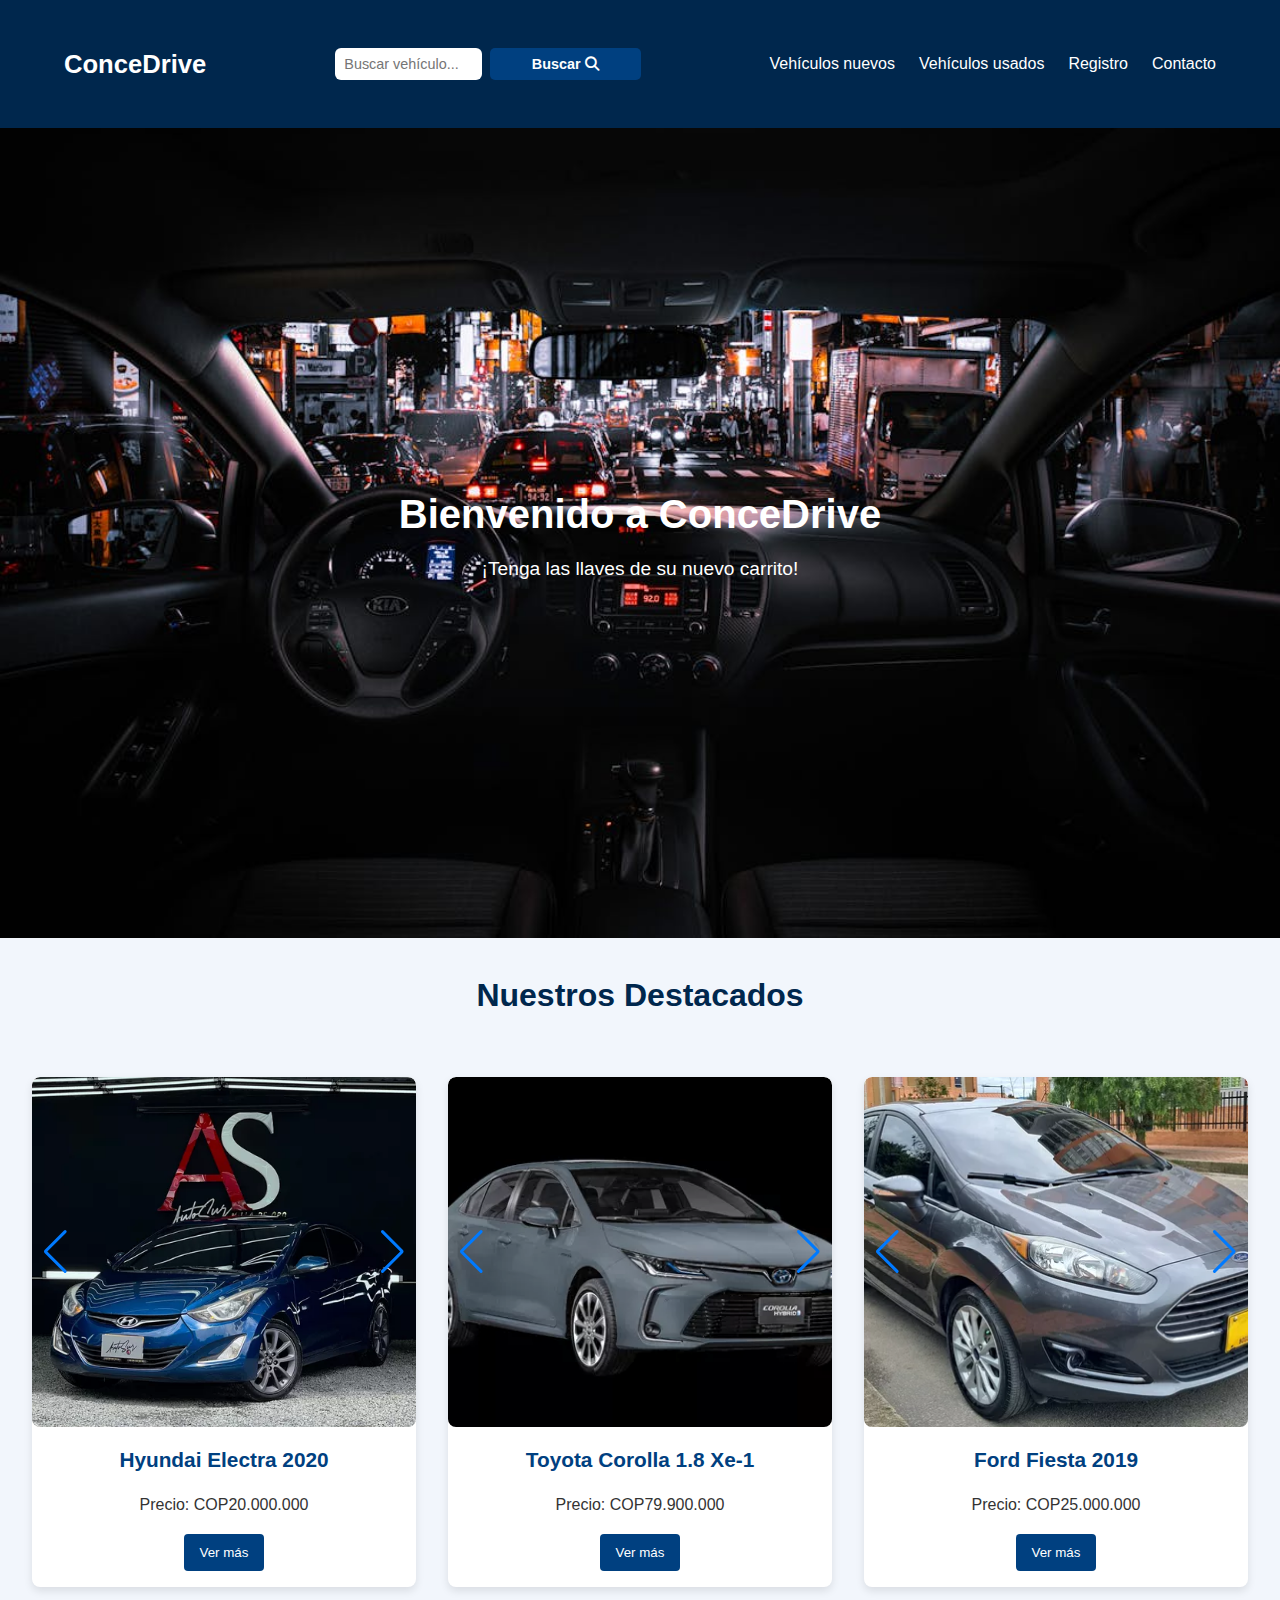
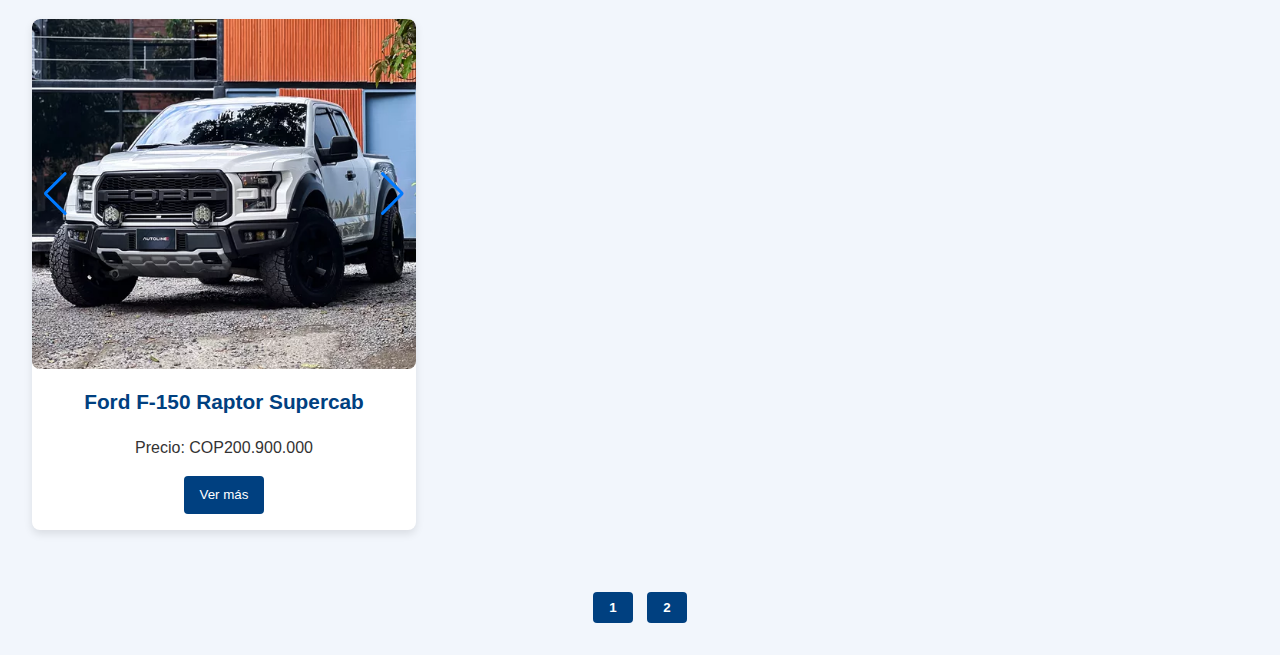
<file: index.html>
<!DOCTYPE html>
<html lang="es">
<head>
  <meta charset="UTF-8">
  <title>ConceDrive</title>
  <link rel="stylesheet" href="style.css">
<link href="https://cdn.jsdelivr.net/npm/bootstrap@5.3.5/dist/css/bootstrap.min.css" rel="stylesheet" integrity="sha384-SgOJa3DmI69IUzQ2PVdRZhwQ+dy64/BUtbMJw1MZ8t5HZApcHrRKUc4W0kG879m7" crossorigin="anonymous">
<link rel="stylesheet" href="https://cdnjs.cloudflare.com/ajax/libs/font-awesome/6.5.0/css/all.min.css">
<link rel="stylesheet" href="https://cdn.jsdelivr.net/npm/swiper@11/swiper-bundle.min.css">


</head>
<body>

  <header>
    <nav class="navbar">
      <!-- Logo -->
      <div class="navbar-section logo">
        <span>ConceDrive</span>
      </div>
  
      <!-- Barra de búsqueda -->
      <div class="navbar-section search">
        <form class="search-form" role="search">
          <input type="search" placeholder="Buscar vehículo..." aria-label="Buscar">
          <button type="submit">Buscar <i class="fas fa-search"></i></button>
        </form> 
      </div>
  
      <!-- Menú de navegación -->
      <div class="navbar-section menu">
        <ul class="menu-list">
          <li><a href="nuevos.html">Vehículos nuevos</a></li>
          <li><a href="usados.html">Vehículos usados</a></li>
          <li><a href="registro.html">Registro</a></li>
          <li><a href="contacto.html">Contacto</a></li>
        </ul>
      </div>
    </nav>
  </header>
  

  <section class="hero">
    <h1>Bienvenido a ConceDrive</h1>
    <p>¡Tenga las llaves de su nuevo carrito!</p>
  </section>

  <section class="catalogo">
    <h2>Nuestros Destacados</h2>
  
    <!-- Mensaje de búsqueda -->
    <p id="sin-resultados" style="display: none; text-align: center; color: #888; margin-top: 20px;">
      No se encontraron vehículos que coincidan con tu búsqueda.
    </p>
  
    <div class="vehiculos-grid">
  
      <!-- Tarjeta 1 -->
      <div class="tarjeta" data-marca="hyundai electra">
        <div class="swiper mySwiper">
          <div class="swiper-wrapper">
            <div class="swiper-slide"><img src="img/carro3a.jpg" alt="usado"></div>
            <div class="swiper-slide"><img src="img/carro3b.jpg" alt="usado"></div>
            <div class="swiper-slide"><img src="img/carro3c.jpg" alt="usado"></div>
          </div>
          <div class="swiper-button-next"></div>
          <div class="swiper-button-prev"></div>
          <div class="swiper-pagination"></div>
        </div>
        <h3>Hyundai Electra 2020</h3>
        <p>Precio: COP20.000.000</p>
        <button>Ver más</button>
      </div>
  
      <!-- Tarjeta 2 -->
      <div class="tarjeta" data-marca="toyota corolla">
        <div class="swiper mySwiper">
          <div class="swiper-wrapper">
            <div class="swiper-slide"><img src="img/carro1a.jpg" alt="usado"></div>
            <div class="swiper-slide"><img src="img/carro1b.jpg" alt="usado"></div>
            <div class="swiper-slide"><img src="img/carro1c.jpg" alt="usado"></div>
          </div>
          <div class="swiper-button-next"></div>
          <div class="swiper-button-prev"></div>
          <div class="swiper-pagination"></div>
        </div>
        <h3>Toyota Corolla 1.8 Xe-1</h3>
        <p>Precio: COP79.900.000</p>
        <button>Ver más</button>
      </div>
  
      <!-- Tarjeta 3 -->
      <div class="tarjeta" data-marca="ford fiesta">
        <div class="swiper mySwiper">
          <div class="swiper-wrapper">
            <div class="swiper-slide"><img src="img/carro2a.jpg" alt="usado"></div>
            <div class="swiper-slide"><img src="img/carro2b.jpg" alt="usado"></div>
            <div class="swiper-slide"><img src="img/carro2c.jpg" alt="usado"></div>
          </div>
          <div class="swiper-button-next"></div>
          <div class="swiper-button-prev"></div>
          <div class="swiper-pagination"></div>
        </div>
        <h3>Ford Fiesta 2019</h3>
        <p>Precio: COP25.000.000</p>
        <button>Ver más</button>
      </div>
  
      <!-- Tarjeta 4 -->
      <div class="tarjeta" data-marca="ford raptor">
        <div class="swiper mySwiper">
          <div class="swiper-wrapper">
            <div class="swiper-slide"><img src="img/carro8a.jpg" alt="usado"></div>
            <div class="swiper-slide"><img src="img/carro8b.jpg" alt="usado"></div>
            <div class="swiper-slide"><img src="img/carro8c.jpg" alt="usado"></div>
          </div>
          <div class="swiper-button-next"></div>
          <div class="swiper-button-prev"></div>
          <div class="swiper-pagination"></div>
        </div>
        <h3>Ford F-150 Raptor Supercab</h3>
        <p>Precio: COP200.900.000</p>
        <button>Ver más</button>
      </div>
  
    </div>
  <!-- Paginación funcional -->
<div class="pagination" id="paginacion">
  <button class="page-btn" onclick="cambiarPagina(1)">1</button>
  <button class="page-btn" onclick="cambiarPagina(2)">2</button>
</div>

<script src="https://cdn.jsdelivr.net/npm/swiper@11/swiper-bundle.min.css" />
<script src="js/main.js"></script> 
</body>
</html>
</file>
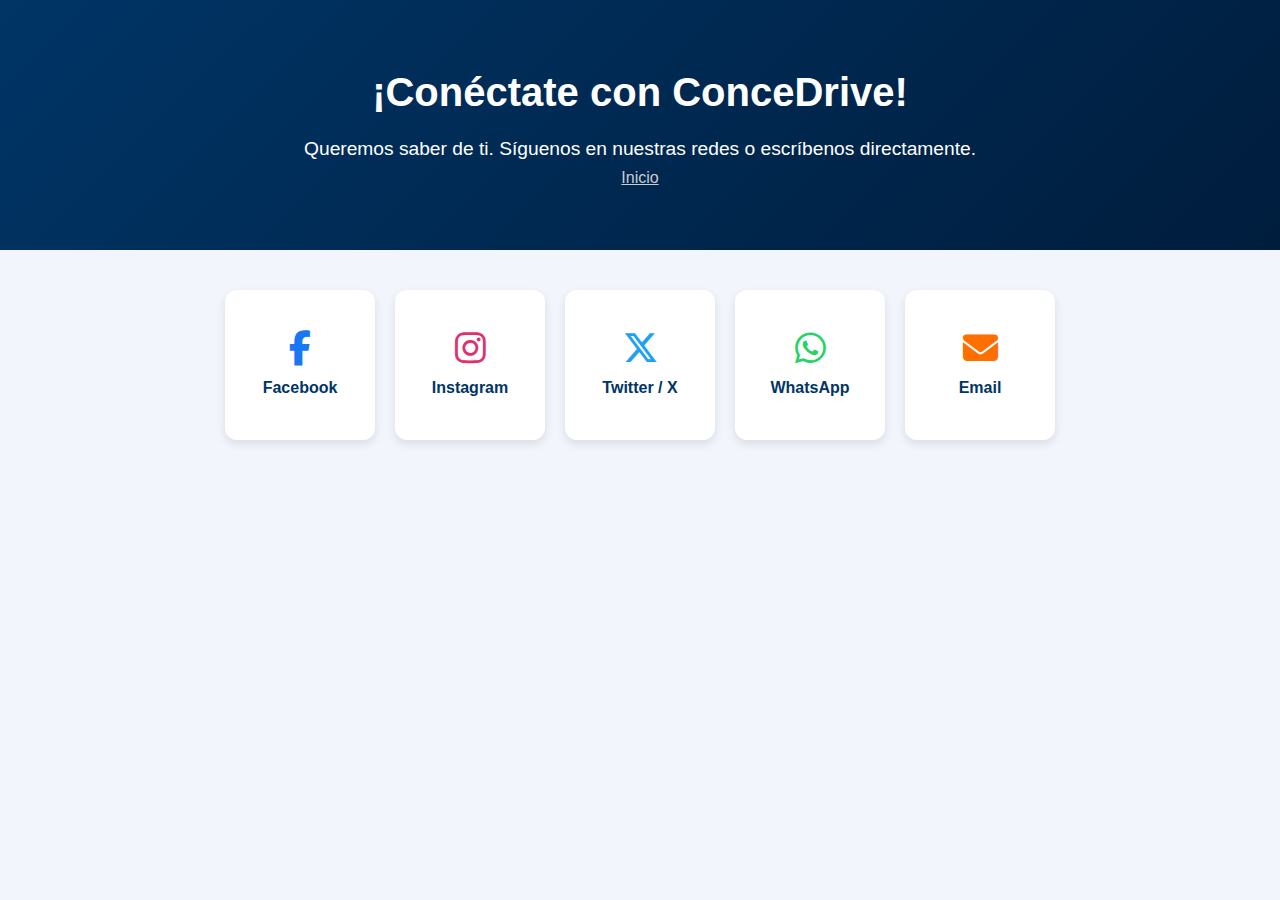
<file: contacto.html>
<!DOCTYPE html>
<html lang="es">
<head>
  <meta charset="UTF-8">
  <title>ConceDrive</title>
  <link rel="stylesheet" href="style.css">
  <link href="https://cdn.jsdelivr.net/npm/bootstrap@5.3.5/dist/css/bootstrap.min.css" rel="stylesheet" integrity="sha384-SgOJa3DmI69IUzQ2PVdRZhwQ+dy64/BUtbMJw1MZ8t5HZApcHrRKUc4W0kG879m7" crossorigin="anonymous">
  <link rel="stylesheet" href="https://cdnjs.cloudflare.com/ajax/libs/font-awesome/6.5.0/css/all.min.css">
  <link rel="stylesheet" href="https://cdn.jsdelivr.net/npm/swiper@11/swiper-bundle.min.css" />
</head>
<body>
  <section class="contacto-hero">
    <h1>¡Conéctate con ConceDrive!</h1>
    <p>Queremos saber de ti. Síguenos en nuestras redes o escríbenos directamente.</p>
    <a href="index.html">Inicio</a>
  </section>
  <section class="redes-sociales">
    <div class="social-card facebook">
      <i class="fab fa-facebook-f"></i>
      <a href="#" target="_blank">Facebook</a>
    </div>
    <div class="social-card instagram">
      <i class="fab fa-instagram"></i>
      <a href="#" target="_blank">Instagram</a>
    </div>
    <div class="social-card twitter">
      <i class="fab fa-x-twitter"></i>
      <a href="#" target="_blank">Twitter / X</a>
    </div>
    <div class="social-card whatsapp">
      <i class="fab fa-whatsapp"></i>
      <a href="#" target="_blank">WhatsApp</a>
    </div>
    <div class="social-card correo">
      <i class="fas fa-envelope"></i>
      <a href="mailto:contacto@concedrive.com">Email</a>
    </div>
  </section>

</body>
</html>
</file>
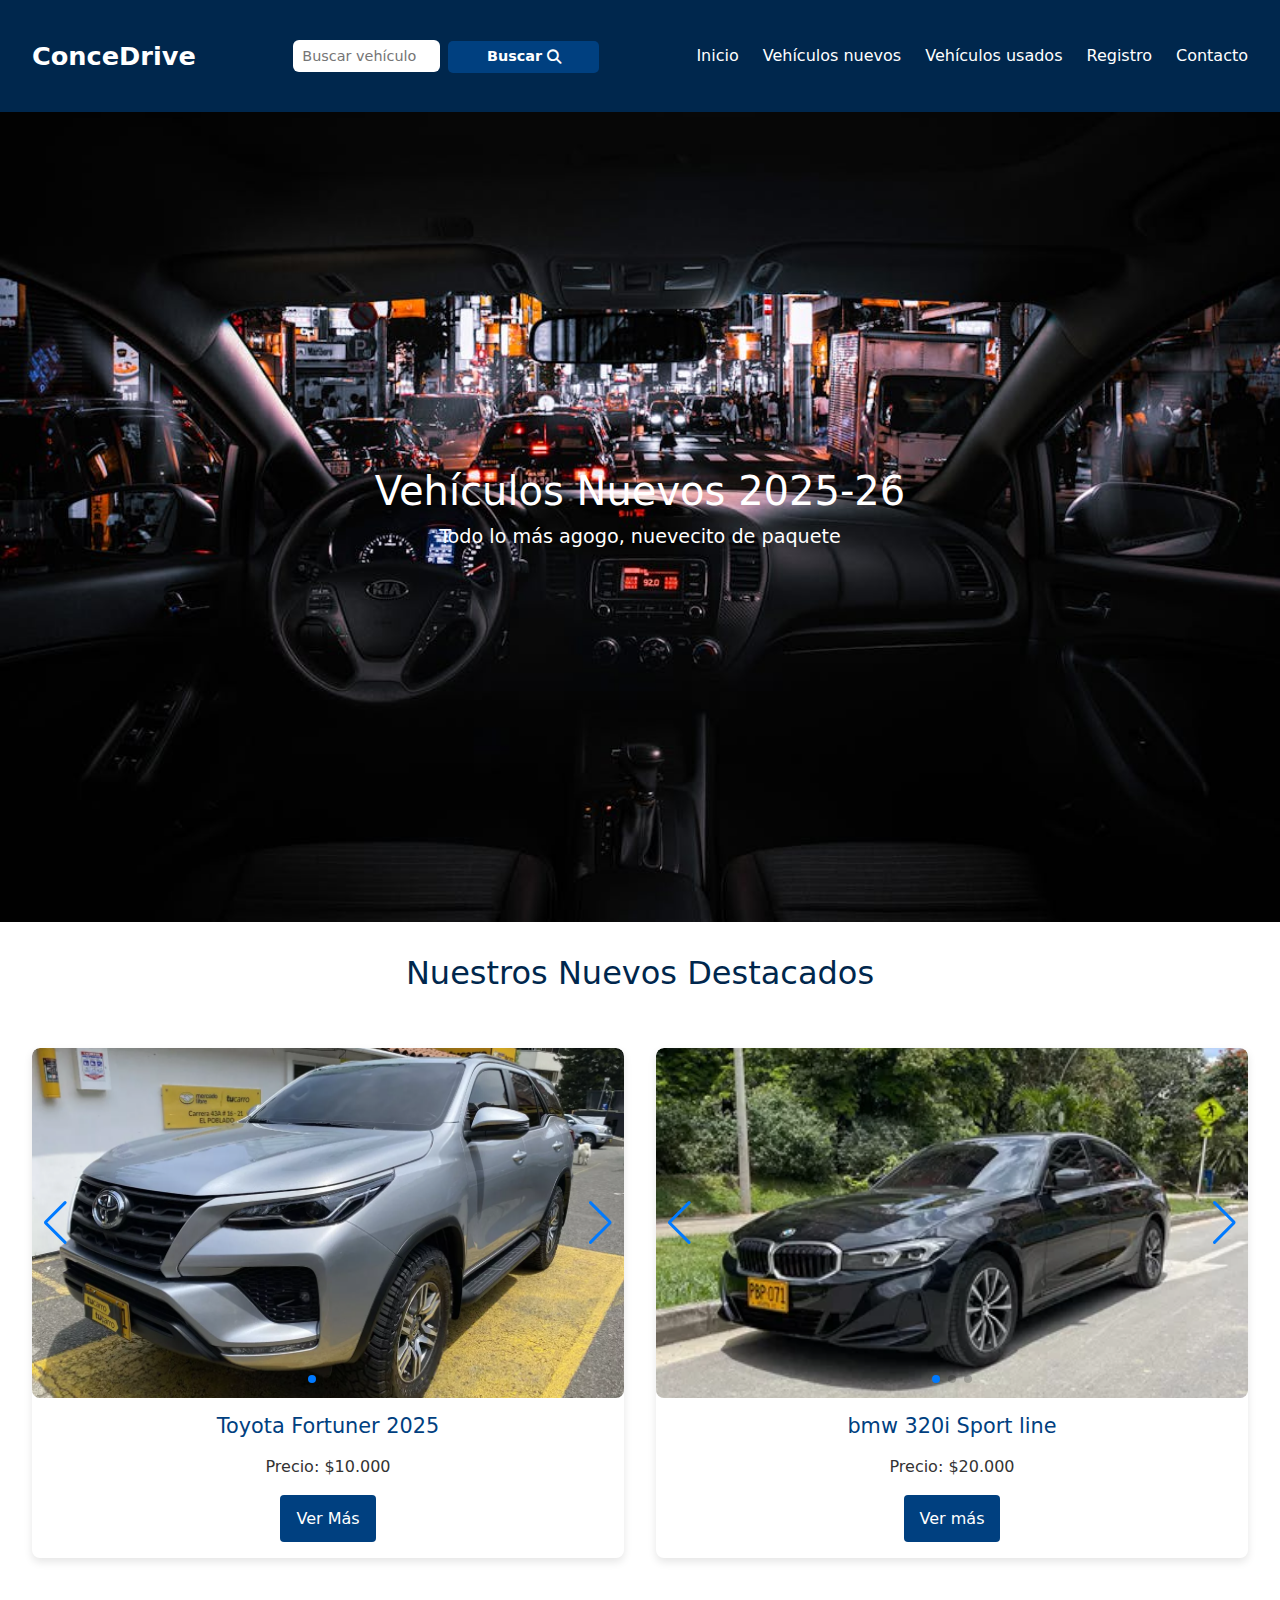
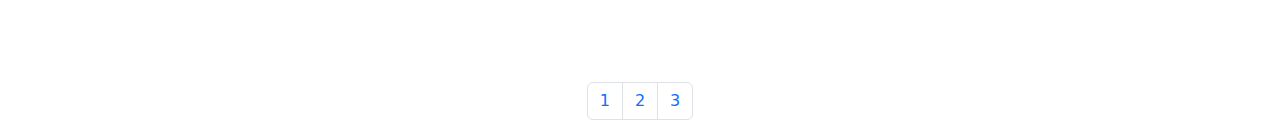
<file: nuevos.html>
<!DOCTYPE html>
<html lang="es">
<head>
  <meta charset="UTF-8">
  <title>Vehículos Usados - ConceDrive</title>
  <link rel="stylesheet" href="style.css">
  <link href="https://cdn.jsdelivr.net/npm/bootstrap@5.3.5/dist/css/bootstrap.min.css" rel="stylesheet">
  <link rel="stylesheet" href="https://cdn.jsdelivr.net/npm/swiper@11/swiper-bundle.min.css" />
  <link rel="stylesheet" href="https://cdnjs.cloudflare.com/ajax/libs/font-awesome/6.5.0/css/all.min.css">
</head>
<body>
    <header>
        <nav class="navbar">
          <!-- Logo -->
          <div class="navbar-section logo">
            <span>ConceDrive</span>
          </div>
      
          <!-- Barra de búsqueda -->
          <div class="navbar-section search">
            <form class="search-form" role="search">
              <input type="search" placeholder="Buscar vehículo..." aria-label="Buscar">
              <button type="submit">Buscar <i class="fas fa-search"></i></button>
            </form> 
          </div>
      
          <!-- Menú de navegación -->
          <div class="navbar-section menu">
            <ul class="menu-list">
              <li><a href="index.html">Inicio</a></li>
              <li><a href="nuevos.html">Vehículos nuevos</a></li>
              <li><a href="usados.html">Vehículos usados</a></li>
              <li><a href="registro.html">Registro</a></li>
              <li><a href="contacto.html">Contacto</a></li>
            </ul>
          </div>
        </nav>
      </header>

  <section class="hero">
    <h1>Vehículos Nuevos 2025-26</h1>
    <p>Todo lo más agogo, nuevecito de paquete</p>
  </section>

  <section class="catalogo">
    <h2>Nuestros Nuevos Destacados</h2>

    <div class="vehiculos-grid">
      <div class="tarjeta">
        <div class="swiper mySwiper">
          <div class="swiper-wrapper">
            <div class="swiper-slide"><img src="img/carro5a.jpg" alt="usado"></div>
            <div class="swiper-slide"><img src="img/carro5b.jpg" alt="usado"></div>
            <div class="swiper-slide"><img src="img/carro5c.jpg" alt="usado"></div>
          </div>
          <div class="swiper-button-next"></div>
          <div class="swiper-button-prev"></div>
          <div class="swiper-pagination"></div>
        </div>
        <h3>Toyota Fortuner 2025</h3>
        <p>Precio: $10.000</p>
        <button class="Ver">Ver Más</button>
      </div>

      <div class="tarjeta">
        <div class="swiper mySwiper">
          <div class="swiper-wrapper">
            <div class="swiper-slide"><img src="img/carro6a.jpg" alt="usado"></div>
            <div class="swiper-slide"><img src="img/carro6b.jpg" alt="usado"></div>
            <div class="swiper-slide"><img src="img/carro6c.jpg" alt="usado"></div>
          </div>
          <div class="swiper-button-next"></div>
          <div class="swiper-button-prev"></div>
          <div class="swiper-pagination"></div>
        </div>
        <h3>bmw 320i Sport line</h3>
        <p>Precio: $20.000</p>
        <button class="Ver">Ver más</button>
      </div>
    </div>
  </section>
    <!-- Paginación -->
    <div class="pagination">
      <nav aria-label="Page navigation">
        <ul class="pagination justify-content-center">
          <li class="page-item"><a class="page-link" href="#">1</a></li>
          <li class="page-item"><a class="page-link" href="#">2</a></li>
          <li class="page-item"><a class="page-link" href="#">3</a></li>
        </ul>
      </nav>
    </div>
  <script src="js/main.js"></script>
  <script src="https://cdn.jsdelivr.net/npm/swiper@11/swiper-bundle.min.js"></script>

</body>
</html>
</file>
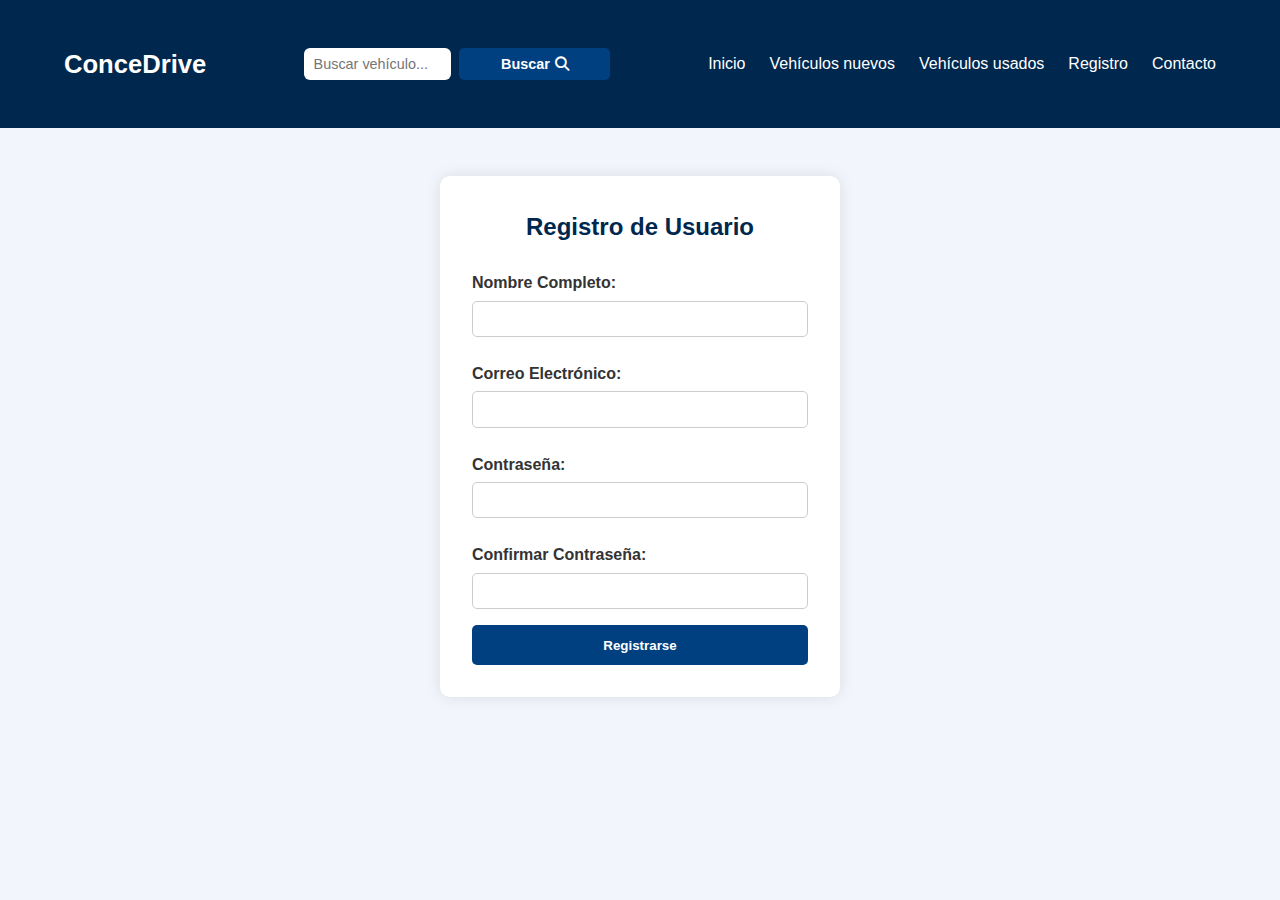
<file: registro.html>
<!DOCTYPE html>
<html lang="es">
<head>
  <meta charset="UTF-8">
  <title>ConceDrive</title>
  <link rel="stylesheet" href="style.css">
  <link href="https://cdn.jsdelivr.net/npm/bootstrap@5.3.5/dist/css/bootstrap.min.css" rel="stylesheet" integrity="sha384-SgOJa3DmI69IUzQ2PVdRZhwQ+dy64/BUtbMJw1MZ8t5HZApcHrRKUc4W0kG879m7" crossorigin="anonymous">
  <link rel="stylesheet" href="https://cdnjs.cloudflare.com/ajax/libs/font-awesome/6.5.0/css/all.min.css">
  <link rel="stylesheet" href="https://cdn.jsdelivr.net/npm/swiper@11/swiper-bundle.min.css" />

</head>
<body>

    <header>
        <nav class="navbar">
          <!-- Logo -->
          <div class="navbar-section logo">
            <span>ConceDrive</span>
          </div>
      
          <!-- Barra de búsqueda -->
          <div class="navbar-section search">
            <form class="search-form" role="search">
              <input type="search" placeholder="Buscar vehículo..." aria-label="Buscar">
              <button type="submit">Buscar <i class="fas fa-search"></i></button>
            </form> 
          </div>
      
          <!-- Menú de navegación -->
          <div class="navbar-section menu">
            <ul class="menu-list">
              <li><a href="index.html">Inicio</a></li>
              <li><a href="nuevos.html">Vehículos nuevos</a></li>
              <li><a href="usados.html">Vehículos usados</a></li>
              <li><a href="registro.html">Registro</a></li>
              <li><a href="contacto.html">Contacto</a></li>
            </ul>
          </div>
        </nav>
      </header>
  
    <section class="form-container">
        <h2>Registro de Usuario</h2>
        <form action="procesar_registro.php" method="POST">
            <label for="nombre">Nombre Completo:</label>
            <input type="text" id="nombre" name="nombre" required>

            <label for="email">Correo Electrónico:</label>
            <input type="email" id="email" name="email" required>

            <label for="password">Contraseña:</label>
            <input type="password" id="password" name="password" required>

            <label for="confirm-password">Confirmar Contraseña:</label>
            <input type="password" id="confirm-password" name="confirm-password" required>

            <button type="submit">Registrarse</button>
        </form>
    </section>
    <script src="https://cdn.jsdelivr.net/npm/swiper@11/swiper-bundle.min.js"></script>
<script src="js/main.js"></script>
</body>
</html>
</file>
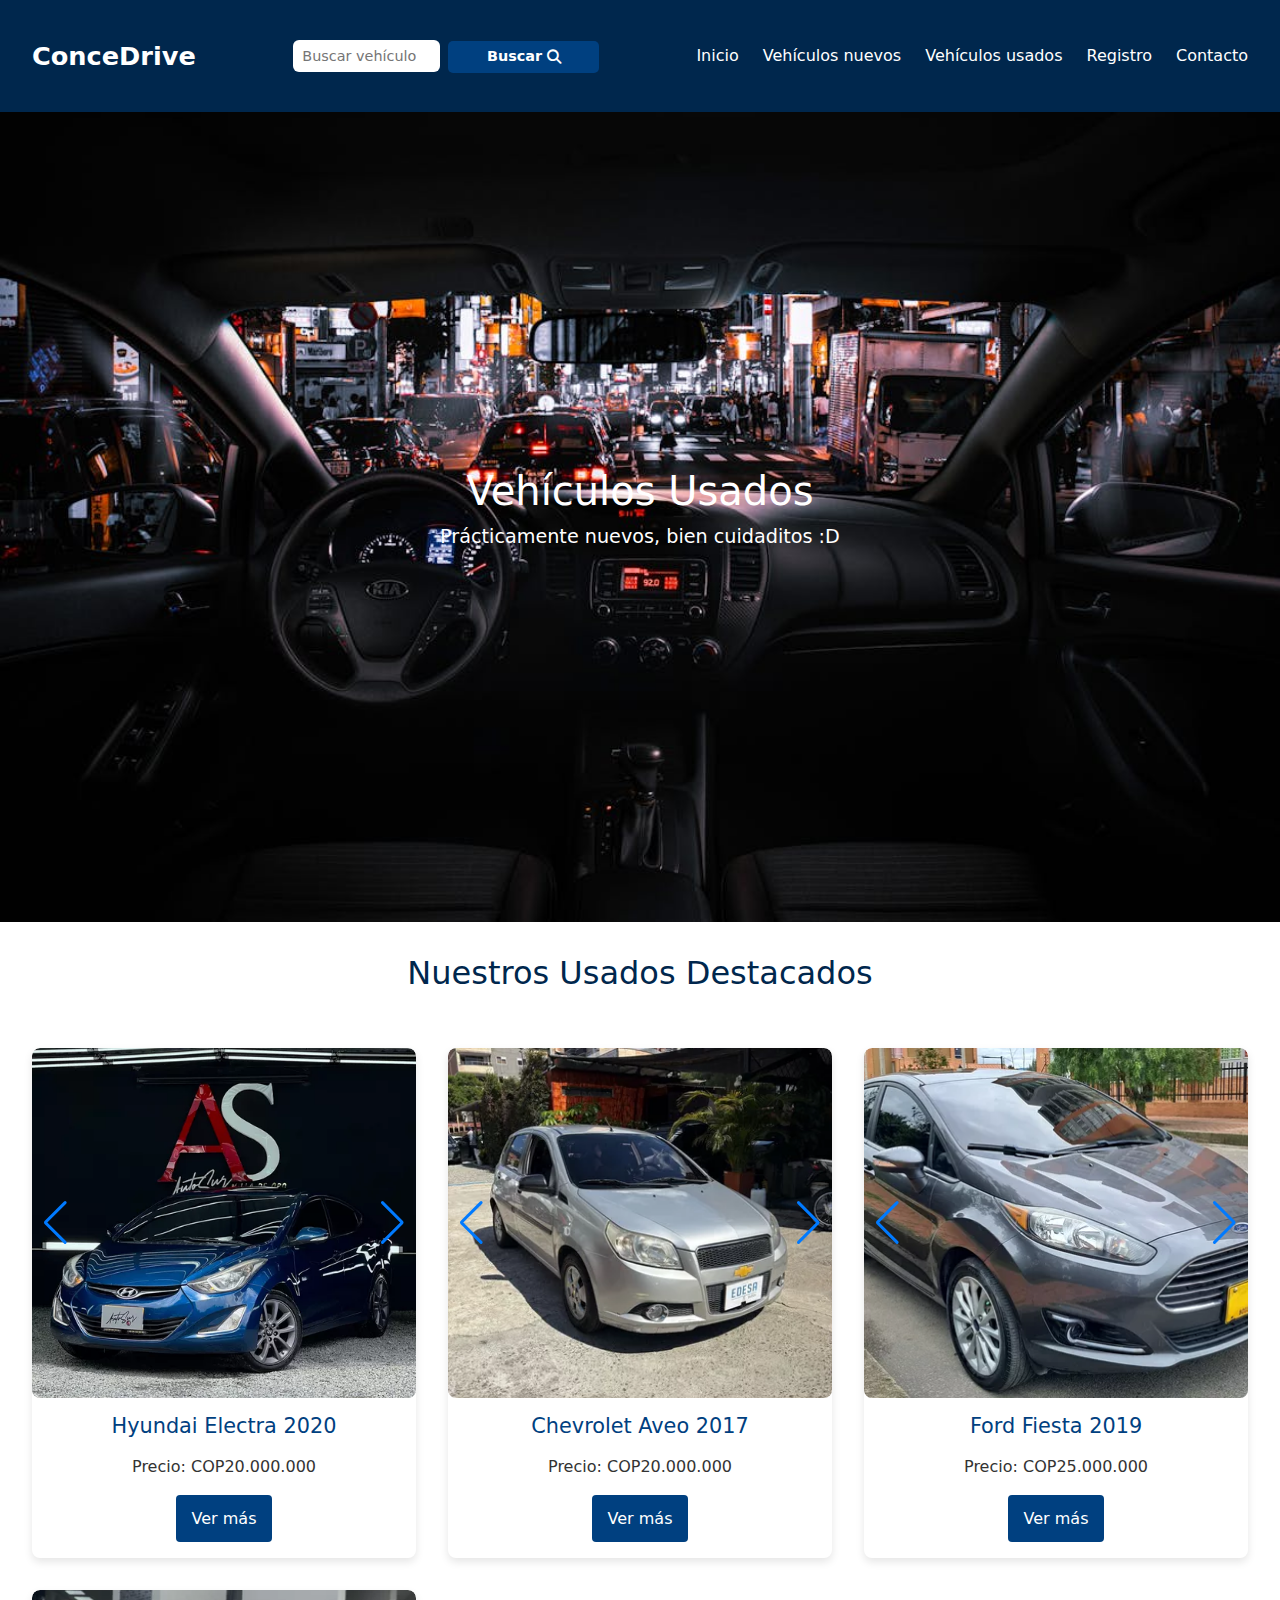
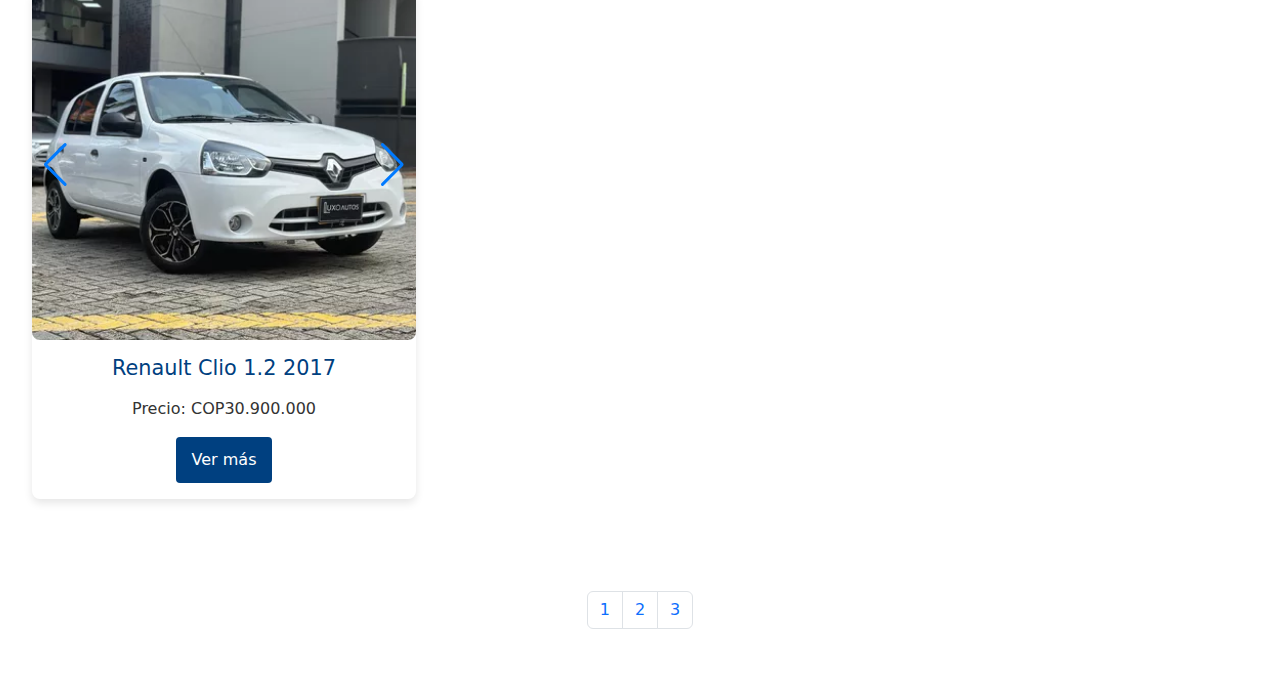
<file: usados.html>
<!DOCTYPE html>
<html lang="es">
<head>
  <meta charset="UTF-8">
  <title>Vehículos Usados - ConceDrive</title>
  <link rel="stylesheet" href="style.css">
  <link href="https://cdn.jsdelivr.net/npm/bootstrap@5.3.5/dist/css/bootstrap.min.css" rel="stylesheet">
  <link rel="stylesheet" href="https://cdn.jsdelivr.net/npm/swiper@11/swiper-bundle.min.css" />
  <link rel="stylesheet" href="https://cdnjs.cloudflare.com/ajax/libs/font-awesome/6.5.0/css/all.min.css">
</head>
<body>

    <header>
        <nav class="navbar">
          <!-- Logo -->
          <div class="navbar-section logo">
            <span>ConceDrive</span>
          </div>
      
          <!-- Barra de búsqueda -->
          <div class="navbar-section search">
            <form class="search-form" role="search">
              <input type="search" placeholder="Buscar vehículo..." aria-label="Buscar">
              <button type="submit">Buscar <i class="fas fa-search"></i></button>
            </form> 
          </div>
      
          <!-- Menú de navegación -->
          <div class="navbar-section menu">
            <ul class="menu-list">
              <li><a href="index.html">Inicio</a></li>
              <li><a href="nuevos.html">Vehículos nuevos</a></li>
              <li><a href="usados.html">Vehículos usados</a></li>
              <li><a href="registro.html">Registro</a></li>
              <li><a href="contacto.html">Contacto</a></li>
            </ul>
          </div>
        </nav>
      </header>

  <section class="hero">
    <h1>Vehículos Usados</h1>
    <p>Prácticamente nuevos, bien cuidaditos :D</p>
  </section>

  <section class="catalogo">
    <h2>Nuestros Usados Destacados</h2>
  
    <!-- Mensaje de búsqueda -->
    <p id="sin-resultados" style="display: none; text-align: center; color: #888; margin-top: 20px;">
      No se encontraron vehículos que coincidan con tu búsqueda.
    </p>
  
    <div class="vehiculos-grid">
  
      <!-- Tarjeta 1 -->
      <div class="tarjeta" data-marca="hyundai electra">
        <div class="swiper mySwiper">
          <div class="swiper-wrapper">
            <div class="swiper-slide"><img src="img/carro3a.jpg" alt="usado"></div>
            <div class="swiper-slide"><img src="img/carro3b.jpg" alt="usado"></div>
            <div class="swiper-slide"><img src="img/carro3c.jpg" alt="usado"></div>
          </div>
          <div class="swiper-button-next"></div>
          <div class="swiper-button-prev"></div>
          <div class="swiper-pagination"></div>
        </div>
        <h3>Hyundai Electra 2020</h3>
        <p>Precio: COP20.000.000</p>
        <button>Ver más</button>
      </div>
  
      <!-- Tarjeta 2 -->
      <div class="tarjeta" data-marca="toyota corolla">
        <div class="swiper mySwiper">
          <div class="swiper-wrapper">
            <div class="swiper-slide"><img src="img/carro4a.jpg" alt="usado"></div>
            <div class="swiper-slide"><img src="img/carro4b.jpg" alt="usado"></div>
            <div class="swiper-slide"><img src="img/carro4c.jpg" alt="usado"></div>
          </div>
          <div class="swiper-button-next"></div>
          <div class="swiper-button-prev"></div>
          <div class="swiper-pagination"></div>
        </div>
        <h3>Chevrolet Aveo 2017</h3>
        <p>Precio: COP20.000.000</p>
        <button>Ver más</button>
      </div>
  
      <!-- Tarjeta 3 -->
      <div class="tarjeta" data-marca="ford fiesta">
        <div class="swiper mySwiper">
          <div class="swiper-wrapper">
            <div class="swiper-slide"><img src="img/carro2a.jpg" alt="usado"></div>
            <div class="swiper-slide"><img src="img/carro2b.jpg" alt="usado"></div>
            <div class="swiper-slide"><img src="img/carro2c.jpg" alt="usado"></div>
          </div>
          <div class="swiper-button-next"></div>
          <div class="swiper-button-prev"></div>
          <div class="swiper-pagination"></div>
        </div>
        <h3>Ford Fiesta 2019</h3>
        <p>Precio: COP25.000.000</p>
        <button>Ver más</button>
      </div>
  
      <!-- Tarjeta 4 -->
      <div class="tarjeta" data-marca="renault clio">
        <div class="swiper mySwiper">
          <div class="swiper-wrapper">
            <div class="swiper-slide"><img src="img/carro7a.jpg" alt="usado"></div>
            <div class="swiper-slide"><img src="img/carro7b.jpg" alt="usado"></div>
            <div class="swiper-slide"><img src="img/carro7c.jpg" alt="usado"></div>
          </div>
          <div class="swiper-button-next"></div>
          <div class="swiper-button-prev"></div>
          <div class="swiper-pagination"></div>
        </div>
        <h3>Renault Clio 1.2 2017</h3>
        <p>Precio: COP30.900.000</p>
        <button>Ver más</button>
      </div>
  
    </div>
  
    <!-- Paginación -->
    <div class="pagination">
      <nav aria-label="Page navigation">
        <ul class="pagination justify-content-center">
          <li class="page-item"><a class="page-link" href="#">1</a></li>
          <li class="page-item"><a class="page-link" href="#">2</a></li>
          <li class="page-item"><a class="page-link" href="#">3</a></li>
        </ul>
      </nav>
    </div>
  </section>
</file>
<file: style.css>
/* Reset básico */
* {
    box-sizing: border-box;
    margin: 0;
    padding: 0;
  }
  
  /* Estilo general */
  body {
    font-family: 'Segoe UI', sans-serif;
    background-color: #f8f9fa;
    color: #333;
    line-height: 1.6;
  }
  
  /* Navbar completa */
  header {
    background-color: #00274d;
    padding: 1rem 2rem;
    color: white;
  }
  
  .navbar {
    display: flex;
    align-items: center; 
    justify-content: space-between; 
    padding: 1rem 2rem;
    background-color: #00274d;
    color: white;
  }
  
  
  .logo {
    font-size: 1.6rem;
    font-weight: bold;
  }
  
  /* Barra de búsqueda */
  .search-form {
    display: flex;
    align-items:baseline;
    gap: 0.5rem;
    padding-top: 1rem;
  }
  
  .search-form input[type="search"] {
    padding: 0.3rem 0.6rem;
    border-radius: 6px;
    border: none;
    outline: none; 
    font-size: 0.9rem;
    height: 2rem;
  }
  
  .search-form button {
    padding: 0.3rem 0.6rem;
    border-radius: 6px;
    border: none;
    outline: none; 
    font-size: 0.9rem;
    height: 2rem;
    background-color: #004080;
    color: white;
    display: flex;
    align-items: center;
    justify-content: center;
    transition: background-color 0.2s ease;
    cursor: pointer;
  }
  
  .search-form button i {
    margin-left: 0.3rem;
    font-size: 0.9rem;
  }
  
  .search-form button:hover {
    background-color: #0066cc;
  }
  
  /* Menú de navegación */
  .menu-list {
    list-style: none;
    display: flex;
    gap: 1.5rem;
    padding: 0;
    margin: 0;
  }
  
  .menu-list li a {
    color: white;
    text-decoration: none;
    font-weight: 500;
  }
  
  .menu-list li a:hover {
    text-decoration: underline;
  }
  
  /* Hero section */
  .hero {
    background-image: url('img/banner.jpg'); 
    background-size: cover; 
    background-position: center; 
    background-repeat: no-repeat; 
    height: 90vh; 
    display: flex;
    flex-direction: column;
    justify-content: center;
    align-items: center;
    text-align: center;
    color: white; 
    padding: 20px;
    }
    
  
  .hero h1 {
    font-size: 2.5rem;
    margin-bottom: 0.5rem;
      
  }
  
  .hero p {
    font-size: 1.2rem;
  }
  
  /* Catálogo */
  .catalogo {
    padding: 2rem;
    text-align: center;
  }
  
  .catalogo h2 {
    margin-bottom: 1.5rem;
    font-size: 2rem;
    color: #00274d;
  }
  
  /* Tarjetas de vehículos */
  .vehiculos-grid {
    display: grid;
    grid-template-columns: repeat(auto-fit, minmax(300px, 1fr));
    gap: 2rem;
    padding: 2rem 0;
  }
  
  .tarjeta {
    background-color: #fff;
    border-radius: 8px;
    box-shadow: 0 4px 8px rgba(0,0,0,0.1);
    overflow: hidden;
    transition: transform 0.2s ease;
  }
  
  .tarjeta:hover {
    transform: translateY(-5px);
  }
  
  .tarjeta h3 {
    margin: 1rem;
    font-size: 1.3rem;
    color: #004080;
  }
  
  .tarjeta p {
    margin: 0 1rem 1rem;
    color: #333;
  }
  
  .tarjeta button {
    background-color: #004080;
    color: #fff;
    border: none;
    padding: 0.7rem 1rem;
    margin: 0 1rem 1rem;
    cursor: pointer;
    border-radius: 4px;
    transition: background-color 0.2s ease;
  }
  
  .tarjeta button:hover {
    background-color: #0066cc;
  }
  
  /* Swiper */
  .swiper {
    width: 100%;
    height: 350px;
  }
  
  .swiper-slide img {
    width: 100%;
    height: 100%;
    object-fit: cover;
    border-radius: 8px;
  }
  
  
  /* Formulario */
  .form-container {
    max-width: 400px;
    margin: 3rem auto;
    padding: 2rem;
    background: white;
    border-radius: 10px;
    box-shadow: 0 0 15px rgba(0,0,0,0.1);
  }
  
  .form-container h2 {
    text-align: center;
    margin-bottom: 1.5rem;
    color: #00274d;
  }
  
  form label {
    display: block;
    margin: 0.5rem 0 0.3rem;
    font-weight: bold;
  }
  
  form input {
    width: 100%;
    padding: 0.6rem;
    margin-bottom: 1rem;
    border: 1px solid #ccc;
    border-radius: 5px;
  }
  
  button[type="submit"] {
    width: 100%;
    padding: 0.8rem;
    background-color: #004080;
    color: #fff;
    border: none;
    border-radius: 5px;
    font-weight: bold;
    cursor: pointer;
    transition: background-color 0.2s ease;
  }
  
  button[type="submit"]:hover {
    background-color: #0066cc;
  }
  
  /* Paginación de las tarjetas */
  .pagination {
    text-align: center;
    margin-top: 30px;
    justify-content: center;
  }
  
  .page-btn {
    background-color: #004080;
    color: #fff;
    padding: 0.5rem 1rem;
    border: none;
    margin: 0 5px;
    border-radius: 4px;
    cursor: pointer;
    font-weight: bold;
    transition: background-color 0.2s ease;
  }
  
  .page-btn:hover {
    background-color: #0066cc;
  }
  
  .page-btn.active {
    background-color: #007bff;
  }
  
  
  /* Contacto */
  body {
    margin: 0;
    font-family: 'Segoe UI', sans-serif;
    background: #f2f6fc;
    color: #333;
  }
  
  .contacto-hero {
    background: linear-gradient(135deg, #003566, #001d3d);
    color: white;
    text-align: center;
    padding: 60px 20px;
  }
  
  .contacto-hero h1 {
    font-size: 2.5rem;
    margin-bottom: 10px;
  }
  
  .contacto-hero p {
    font-size: 1.2rem;
  }
  
  .redes-sociales {
    display: flex;
    flex-wrap: wrap;
    justify-content: center;
    gap: 20px;
    padding: 40px 20px;
  }
  
  .social-card {
    background: white;
    border-radius: 12px;
    width: 150px;
    height: 150px;
    box-shadow: 0 4px 10px rgba(0, 0, 0, 0.1);
    display: flex;
    flex-direction: column;
    justify-content: center;
    align-items: center;
    transition: transform 0.3s;
    text-align: center;
  }
  
  .social-card:hover {
    transform: translateY(-8px);
  }
  
  .social-card i {
    font-size: 2.2rem;
    margin-bottom: 10px;
  }
  
  .social-card a {
    text-decoration: none;
    color: #003566;
    font-weight: bold;
  }
  
  /* Opcionales: colores según red */
  .facebook i { color: #1877f2; }
  .instagram i { color: #e1306c; }
  .twitter i { color: #1da1f2; }
  .whatsapp i { color: #25d366; }
  .correo i { color: #ff6f00; }
  
  .contacto-hero a {
  color: #ccc;
  box-sizing: content-box;
  
  }

  /* tarjeta destacada al buscar */
  .tarjeta.destacada {
    box-shadow: 0 0 10px #007bff;
    border: 2px solid #007bff;
  }
</file>
